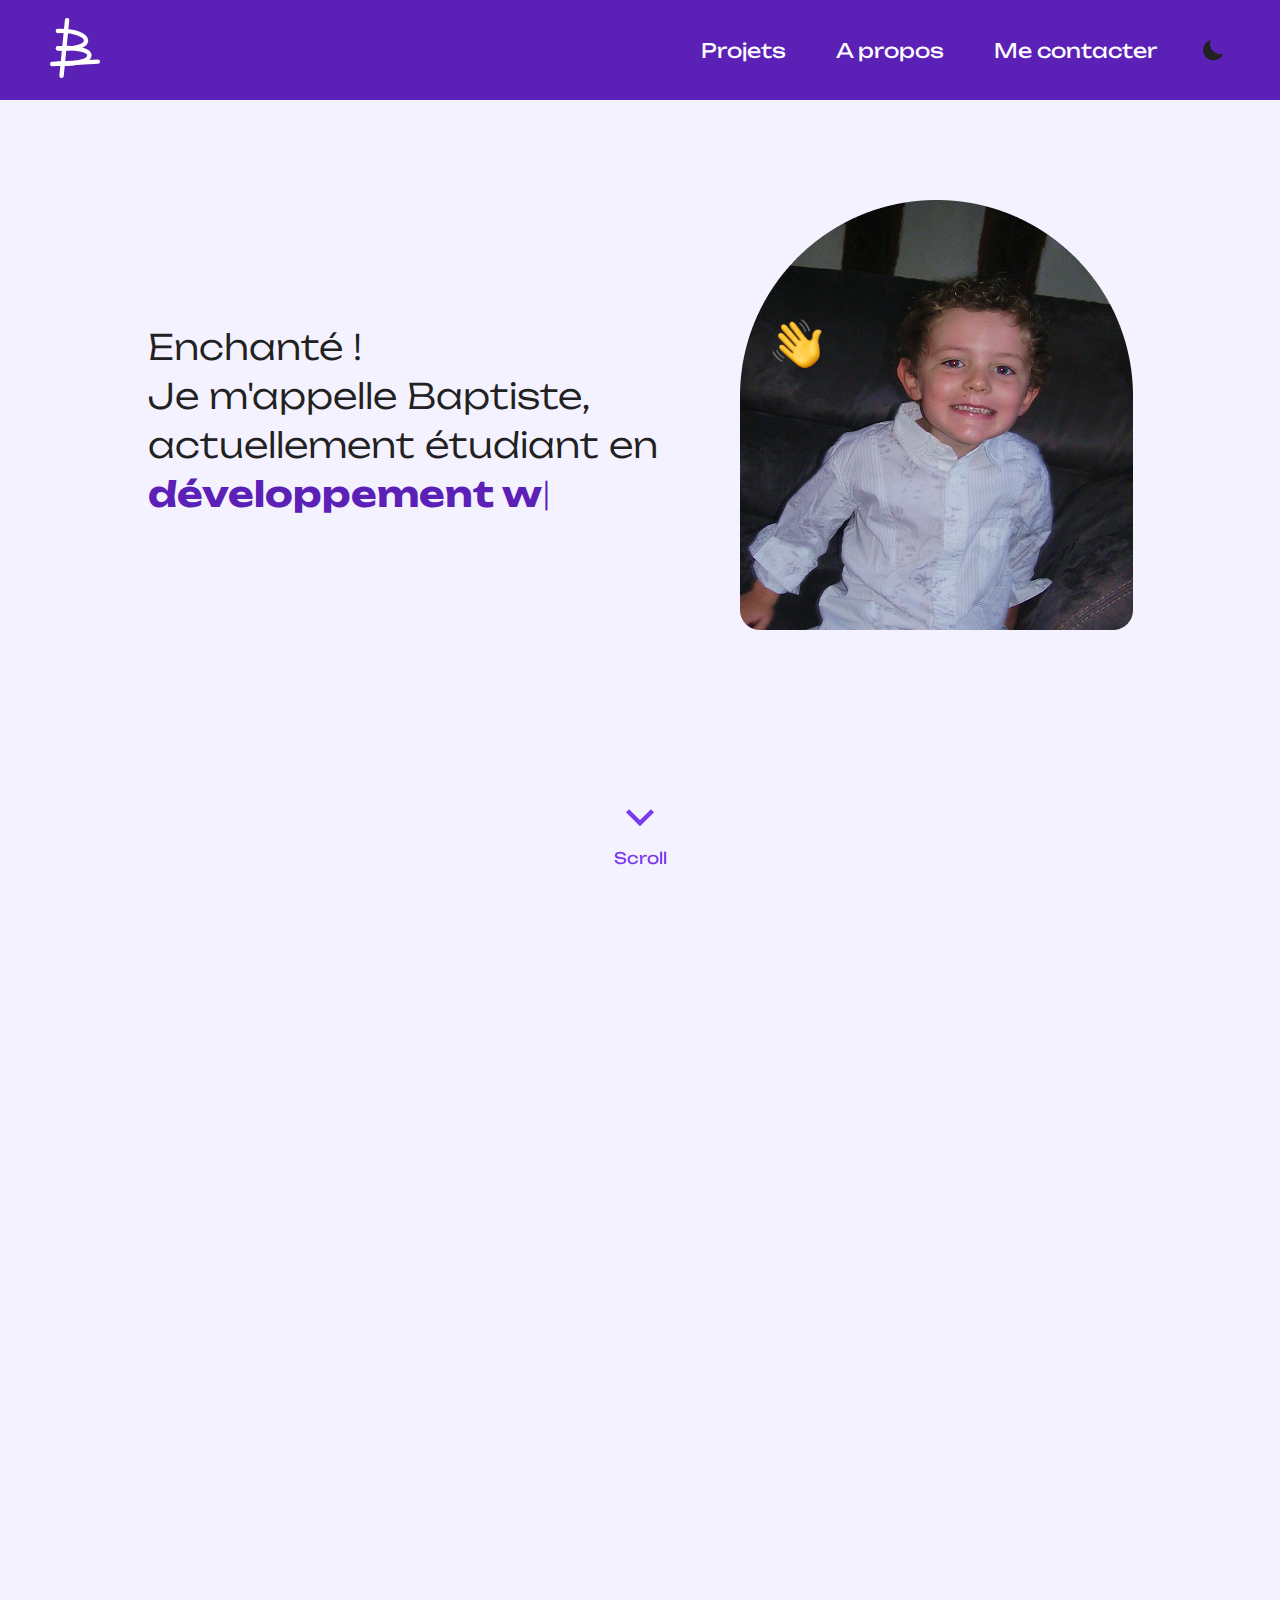
<file: about.html>
<!DOCTYPE html>
<html lang="en">
  <head>
    <meta charset="UTF-8" />
    <meta http-equiv="X-UA-Compatible" content="IE=edge" />
    <link rel="stylesheet" href="assets/css/style.css" />
    <link rel="stylesheet" href="assets/css/mode.css" />
    <link rel="stylesheet" href="assets/css/button.css" />
    <link rel="stylesheet" href="assets/css/header.css" />
    <link rel="stylesheet" href="assets/css/voirplus.css" />
    <meta name="viewport" content="width=device-width, initial-scale=1.0" />
    <title>Portfolio | Baptiste SAEGAERT</title>
  </head>

  <body>
    <nav>
      <a href="index.html"> <img src="assets/img/Logo.svg" alt="" /></a>
      <div class="menu-toggle">
        <span></span>
        <span></span>
        <span></span>
      </div>
      <ul>
        <li><a href="Projets/index.html">Projets</a></li>
        <li><a href="about.html">A propos</a></li>
        <li><a href="contact.html">Me contacter</a></li>
        <li>
          <div class="mode">
            <label
              for="themeToggle"
              class="themeToggle st-sunMoonThemeToggleBtn"
              type="checkbox"
            >
              <input
                type="checkbox"
                id="themeToggle"
                class="themeToggleInput"
              />
              <svg
                width="18"
                height="18"
                viewBox="0 0 20 20"
                fill="currentColor"
                stroke="none"
              >
                <mask id="moon-mask">
                  <rect x="0" y="0" width="20" height="20" fill="white"></rect>
                  <circle cx="11" cy="3" r="8" fill="black"></circle>
                </mask>
                <circle
                  class="sunMoon"
                  cx="10"
                  cy="10"
                  r="8"
                  mask="url(#moon-mask)"
                ></circle>
                <g>
                  <circle
                    class="sunRay sunRay1"
                    cx="18"
                    cy="10"
                    r="1.5"
                  ></circle>
                  <circle
                    class="sunRay sunRay2"
                    cx="14"
                    cy="16.928"
                    r="1.5"
                  ></circle>
                  <circle
                    class="sunRay sunRay3"
                    cx="6"
                    cy="16.928"
                    r="1.5"
                  ></circle>
                  <circle
                    class="sunRay sunRay4"
                    cx="2"
                    cy="10"
                    r="1.5"
                  ></circle>
                  <circle
                    class="sunRay sunRay5"
                    cx="6"
                    cy="3.1718"
                    r="1.5"
                  ></circle>
                  <circle
                    class="sunRay sunRay6"
                    cx="14"
                    cy="3.1718"
                    r="1.5"
                  ></circle>
                </g>
              </svg>
            </label>
          </div>
        </li>
      </ul>
    </nav>

    <h1 style="display: none">
      Enchanté, je m'appelle Baptiste, actuellement étudiant en développement
      web, design graphique, audiovisuel, UI/UX design
    </h1>

    <div id="container">
      <div>
        <div class="test">
          <span id="hello">
            <p class="variable">Enchanté !</p>
            <img
              src="assets/img/emoji.png"
              id="emoji"
              class="waving-hand"
              alt=""
            />
          </span>
          <p class="variable">Je m'appelle Baptiste,</p>
          <p class="variable">actuellement étudiant en</p>

          <p><span id="typewriter"></span><span id="cursor">|</span></p>
        </div>
      </div>
      <div>
        <img
          id="portrait"
          src="assets/img/Photo.png"
          alt="Un portrait de moi"
        />
      </div>
    </div>

    <div class="main__action">
      <a class="main__scroll" href="#">
        <div class="main__scroll-box">
          <svg viewBox="0 0 24 24" xmlns="http://www.w3.org/2000/svg">
            <path d="M0 0h24v24H0z" fill="none"></path>
            <path
              class="violet"
              d="M11.9997 13.1716L7.04996     8.22186L5.63574 9.63607L11.9997 16L18.3637 9.63607L16.9495 8.22186L11.9997 13.1716Z"
              fill="rgba(28,28,30,1)"
            ></path>
          </svg>
        </div>

        <span class="main__scroll-text">Scroll</span>
      </a>
    </div>

    <style>
      /* <reset-style> ============================ */
      a {
        text-decoration: none;
      }

      .violet {
        fill: var(--violet-8);
      }

      /* <main-style> ============================ */
      .main__scroll-text {
        color: var(--violet-8);
      }

      .main__scroll-box {
        animation: scroll-down 3s infinite;
      }

      /* Animate scroll icon */
      @keyframes scroll-down {
        0%,
        100% {
          transform: translateY(0rem);
          opacity: 1;
        }

        35% {
          transform: translateY(1rem);
          opacity: 0;
        }

        70% {
          transform: translateY(-1rem);
          opacity: 0;
        }
      }

      .main__action {
        position: fixed;
        bottom: 0;
        left: 50%;
        transform: translateX(-50%);
        z-index: 1000;
        display: flex;
        flex-direction: column;
        align-items: center;
        justify-content: center;
        margin-bottom: 2rem;
      }

      .fade-out {
        opacity: 0;
        transition: opacity 0.5s ease-out;
      }
    </style>

    <script>
      window.addEventListener("scroll", () => {
        const mainAction = document.querySelector(".main__action");
        if (window.scrollY > 50) {
          // Ajustez la valeur selon vos besoins
          mainAction.classList.add("fade-out");
        } else {
          mainAction.classList.remove("fade-out");
        }
      });
    </script>

    <svg
      width="1000"
      height="2000"
      viewBox="0 0 1000 2000"
      fill="none"
      xmlns="http://www.w3.org/2000/svg"
      class="squiggle"
    >
      <path
        d="M-24.5 101C285 315 5.86278 448.291 144.223 631.238C239.404 757.091 559.515 782.846 608.808 617.456C658.101 452.067 497.627 367.073 406.298 426.797C314.968 486.521 263.347 612.858 322.909 865.537C384.086 1125.06 79.3992 1007.94 100 1261.99C144.222 1807.35 819 1325 513 1142.5C152.717 927.625 -45 1916.5 1191.5 1852"
        stroke="#6e56cf"
        stroke-width="30"
        stroke-linejoin="round"
        stroke-linecap="round"
      />
    </svg>

    <script>
      document.addEventListener("DOMContentLoaded", () => {
        const toggle = document.querySelector(".menu-toggle");
        const navLinks = document.querySelector("nav ul");

        toggle.addEventListener("click", () => {
          toggle.classList.toggle("active");
          navLinks.classList.toggle("active");
        });
      });
    </script>

    <script src="assets/js/scroll.js"></script>
    <script src="assets/js/dark.js"></script>
    <script src="assets/js/variable.js"></script>
    <script src="assets/js/typewriter.js"></script>
  </body>
</html>
</file>
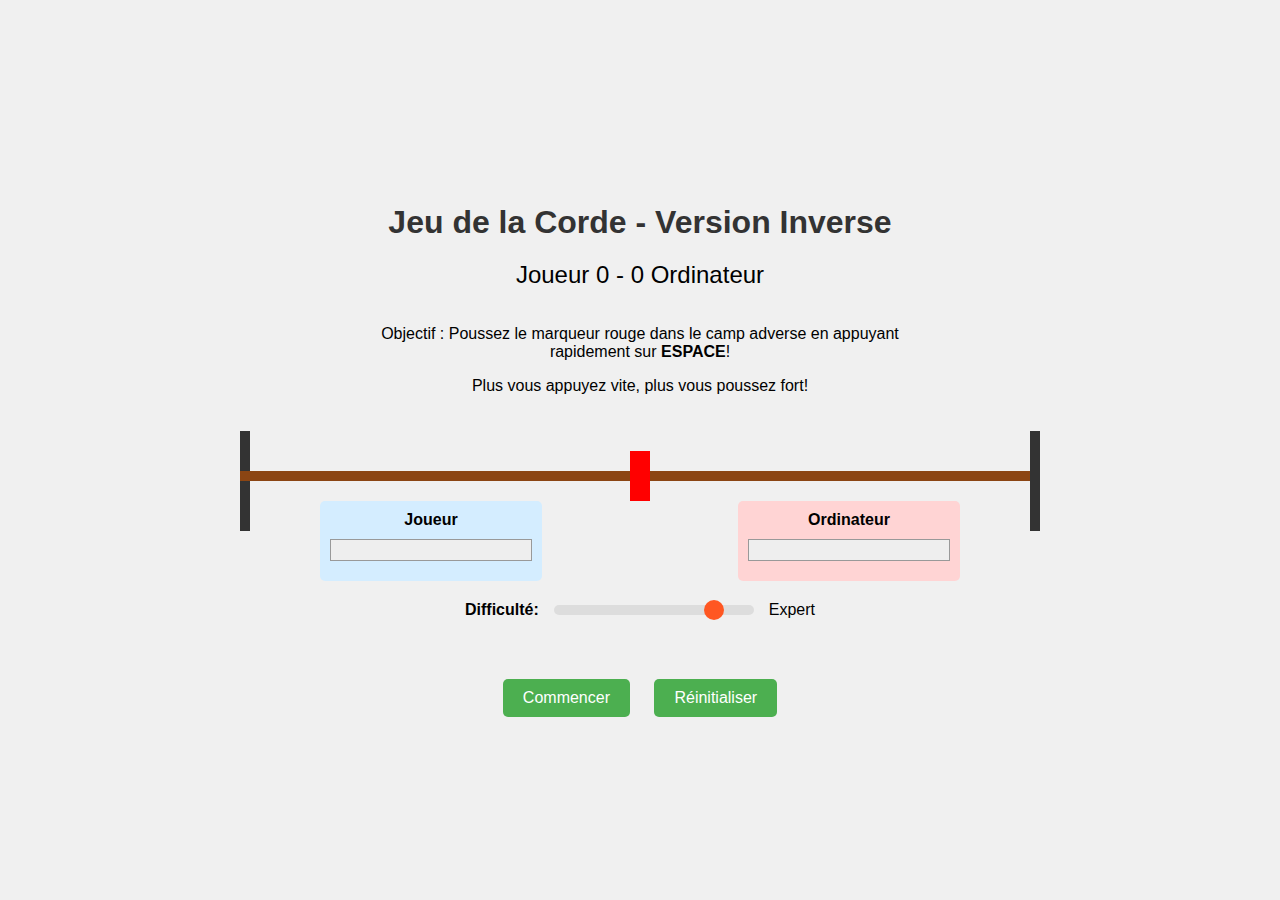
<file: test.html>
<!DOCTYPE html>
<html lang="fr">
  <head>
    <meta charset="UTF-8" />
    <meta name="viewport" content="width=device-width, initial-scale=1.0" />
    <title>Jeu de la Corde - Version Inverse</title>
    <style>
      body {
        font-family: "Arial", sans-serif;
        display: flex;
        flex-direction: column;
        align-items: center;
        justify-content: center;
        height: 100vh;
        margin: 0;
        background: #f0f0f0;
        overflow: hidden;
      }

      h1 {
        margin-bottom: 20px;
        color: #333;
      }

      .game-container {
        position: relative;
        width: 80%;
        max-width: 800px;
        height: 100px;
        margin-bottom: 30px;
      }

      .rope {
        position: absolute;
        top: 40px;
        left: 0;
        right: 0;
        height: 10px;
        background-color: #8b4513;
      }

      .marker {
        position: absolute;
        top: 20px;
        left: 50%;
        width: 20px;
        height: 50px;
        background-color: #ff0000;
        transform: translateX(-50%);
        transition: left 0.1s ease-out;
      }

      .side {
        position: absolute;
        top: 0;
        width: 10px;
        height: 100px;
        background-color: #333;
      }

      .left-side {
        left: 0;
      }

      .right-side {
        right: 0;
      }

      .player-area,
      .ai-area {
        position: absolute;
        bottom: -50px;
        padding: 10px;
        background-color: #ddd;
        border-radius: 5px;
        text-align: center;
        font-weight: bold;
      }

      .player-area {
        left: 10%;
        background-color: #d4edff;
      }

      .ai-area {
        right: 10%;
        background-color: #ffd4d4;
      }

      .power-meter {
        width: 200px;
        height: 20px;
        background-color: #eee;
        border: 1px solid #999;
        margin: 10px auto;
      }

      .power-bar {
        height: 100%;
        width: 0%;
        background-color: #4caf50;
        transition: width 0.3s;
      }

      .score {
        font-size: 24px;
        margin-bottom: 20px;
      }

      .game-info {
        text-align: center;
        margin-bottom: 20px;
        max-width: 600px;
      }

      .controls {
        margin-top: 60px;
        text-align: center;
      }

      button {
        padding: 10px 20px;
        font-size: 16px;
        cursor: pointer;
        background-color: #4caf50;
        color: white;
        border: none;
        border-radius: 5px;
        margin: 0 10px;
      }

      button:hover {
        background-color: #45a049;
      }

      .result {
        font-size: 24px;
        font-weight: bold;
        margin-top: 20px;
        text-align: center;
      }

      .difficulty-controls {
        margin-top: 20px;
        display: flex;
        align-items: center;
        gap: 15px;
      }

      .difficulty-label {
        font-weight: bold;
      }

      .difficulty-meter {
        width: 200px;
        height: 10px;
        background-color: #ddd;
        border-radius: 5px;
        position: relative;
      }

      .difficulty-indicator {
        position: absolute;
        width: 20px;
        height: 20px;
        background-color: #ff5722;
        border-radius: 50%;
        top: -5px;
        transform: translateX(-50%);
        cursor: pointer;
      }
    </style>
  </head>
  <body>
    <h1>Jeu de la Corde - Version Inverse</h1>

    <div class="score">
      Joueur <span id="player-score">0</span> -
      <span id="ai-score">0</span> Ordinateur
    </div>

    <div class="game-info">
      <p>
        Objectif : Poussez le marqueur rouge dans le camp adverse en appuyant
        rapidement sur <strong>ESPACE</strong>!
      </p>
      <p>Plus vous appuyez vite, plus vous poussez fort!</p>
    </div>

    <div class="game-container">
      <div class="side left-side"></div>
      <div class="rope"></div>
      <div class="marker" id="marker"></div>
      <div class="side right-side"></div>

      <div class="player-area">
        Joueur
        <div class="power-meter">
          <div class="power-bar" id="player-power"></div>
        </div>
      </div>

      <div class="ai-area">
        Ordinateur
        <div class="power-meter">
          <div class="power-bar" id="ai-power"></div>
        </div>
      </div>
    </div>

    <div class="result" id="result"></div>

    <div class="difficulty-controls">
      <span class="difficulty-label">Difficulté: </span>
      <div class="difficulty-meter">
        <div
          class="difficulty-indicator"
          id="difficulty-indicator"
          style="left: 80%"
        ></div>
      </div>
      <span id="difficulty-value">Difficile</span>
    </div>

    <div class="controls">
      <button id="start-btn">Commencer</button>
      <button id="reset-btn">Réinitialiser</button>
    </div>

    <script>
      // Éléments DOM
      const marker = document.getElementById("marker");
      const playerPower = document.getElementById("player-power");
      const aiPower = document.getElementById("ai-power");
      const startBtn = document.getElementById("start-btn");
      const resetBtn = document.getElementById("reset-btn");
      const resultDisplay = document.getElementById("result");
      const playerScoreDisplay = document.getElementById("player-score");
      const aiScoreDisplay = document.getElementById("ai-score");
      const difficultyIndicator = document.getElementById(
        "difficulty-indicator"
      );
      const difficultyValue = document.getElementById("difficulty-value");

      // Variables du jeu
      let isGameActive = false;
      let markerPosition = 50;
      let playerPowerLevel = 0;
      let aiPowerLevel = 0;
      let playerPushRate = 0;
      let aiPushRate = 0;
      let aiInterval;
      let playerScore = 0;
      let aiScore = 0;
      let lastPressTime = 0;
      let pushCooldown = false;
      let difficultyLevel = 0.8; // Par défaut: difficile

      // Constantes
      const MARKER_SPEED = 0.5;
      const POWER_DECAY = 0.7; // Augmenté pour plus de difficulté
      const MAX_POWER = 100;
      const POWER_GAIN = 4; // Légèrement réduit pour le joueur
      const PUSH_STRENGTH = 0.25;
      const AI_MIN_INTERVAL = 80; // Plus rapide
      const AI_MAX_INTERVAL = 200; // Plus rapide
      const FATIGUE_FACTOR = 0.98; // Facteur de fatigue du joueur

      // Gestion de la difficulté
      function setupDifficultyControl() {
        const difficultyMeter = document.querySelector(".difficulty-meter");

        // Mise à jour de la position initiale
        updateDifficultyLabel();

        // Gestion du glisser-déposer
        difficultyIndicator.addEventListener("mousedown", startDrag);

        function startDrag(e) {
          e.preventDefault();
          document.addEventListener("mousemove", doDrag);
          document.addEventListener("mouseup", stopDrag);
        }

        function doDrag(e) {
          const rect = difficultyMeter.getBoundingClientRect();
          let position = ((e.clientX - rect.left) / rect.width) * 100;

          // Limiter entre 0 et 100%
          position = Math.max(0, Math.min(100, position));

          difficultyIndicator.style.left = `${position}%`;

          // Mettre à jour la difficulté (0.2 = très facile, 1.0 = impossible)
          difficultyLevel = 0.2 + (position / 100) * 0.8;
          updateDifficultyLabel();
        }

        function stopDrag() {
          document.removeEventListener("mousemove", doDrag);
          document.removeEventListener("mouseup", stopDrag);
        }
      }

      function updateDifficultyLabel() {
        if (difficultyLevel < 0.4) {
          difficultyValue.textContent = "Facile";
        } else if (difficultyLevel < 0.6) {
          difficultyValue.textContent = "Moyen";
        } else if (difficultyLevel < 0.8) {
          difficultyValue.textContent = "Difficile";
        } else {
          difficultyValue.textContent = "Expert";
        }
      }

      // Initialisation
      function initGame() {
        markerPosition = 50;
        marker.style.left = `${markerPosition}%`;
        playerPowerLevel = 0;
        aiPowerLevel = 0;
        playerPower.style.width = "0%";
        aiPower.style.width = "0%";
        resultDisplay.textContent = "";
        updateScoreDisplay();
      }

      // Mettre à jour l'affichage des scores
      function updateScoreDisplay() {
        playerScoreDisplay.textContent = playerScore;
        aiScoreDisplay.textContent = aiScore;
      }

      // Vérifier la victoire (inversé par rapport à la version originale)
      function checkWin() {
        if (markerPosition >= 95) {
          endGame("Joueur");
          playerScore++;
          updateScoreDisplay();
          return true;
        } else if (markerPosition <= 5) {
          endGame("Ordinateur");
          aiScore++;
          updateScoreDisplay();
          return true;
        }
        return false;
      }

      // Terminer la partie
      function endGame(winner) {
        isGameActive = false;
        clearInterval(aiInterval);
        resultDisplay.textContent = `${winner} a gagné!`;
        startBtn.disabled = false;
      }

      // Logique principale du jeu
      function gameLoop() {
        // Décroissance naturelle de la puissance (plus rapide)
        playerPowerLevel = Math.max(0, playerPowerLevel - POWER_DECAY);
        aiPowerLevel = Math.max(0, aiPowerLevel - POWER_DECAY * 0.8); // L'ordinateur fatigue moins vite

        // Mettre à jour les barres de puissance
        playerPower.style.width = `${playerPowerLevel}%`;
        aiPower.style.width = `${aiPowerLevel}%`;

        // Calculer les forces de poussée (inversé)
        playerPushRate = playerPowerLevel * PUSH_STRENGTH;
        aiPushRate = aiPowerLevel * PUSH_STRENGTH;

        // Déplacer le marqueur (inversé)
        markerPosition += (playerPushRate - aiPushRate) / 10;
        markerPosition = Math.max(0, Math.min(100, markerPosition));
        marker.style.left = `${markerPosition}%`;

        // Vérifier la victoire
        if (checkWin()) {
          return;
        }

        // Continuer la boucle de jeu
        if (isGameActive) {
          requestAnimationFrame(gameLoop);
        }
      }

      // AI comportement (amélioré)
      function startAI() {
        aiInterval = setInterval(() => {
          if (!isGameActive) return;

          // L'IA pousse avec une fréquence variable
          const pushStrength = Math.random() * POWER_GAIN * 2 * difficultyLevel;

          // L'IA devient plus agressive si elle est en train de perdre
          const aggression =
            markerPosition > 50 ? difficultyLevel * 1.5 : difficultyLevel;

          // Comportement plus intelligent
          if (Math.random() < aggression) {
            // L'IA pousse plus fort quand elle a l'avantage
            aiPowerLevel = Math.min(MAX_POWER, aiPowerLevel + pushStrength);
          }

          // Parfois l'IA fait une poussée surprenante
          if (Math.random() < 0.05 * difficultyLevel) {
            aiPowerLevel = Math.min(MAX_POWER, aiPowerLevel + POWER_GAIN * 5);
          }
        }, Math.random() * (AI_MAX_INTERVAL - AI_MIN_INTERVAL) + AI_MIN_INTERVAL);
      }

      // Gestionnaires d'événements
      startBtn.addEventListener("click", () => {
        if (!isGameActive) {
          isGameActive = true;
          startBtn.disabled = true;
          resultDisplay.textContent = "";
          startAI();
          gameLoop();
        }
      });

      resetBtn.addEventListener("click", () => {
        isGameActive = false;
        clearInterval(aiInterval);
        initGame();
        startBtn.disabled = false;
      });

      // Gestion de l'appui sur la touche espace (système amélioré)
      let consecutivePresses = 0;
      let fatigueFactor = 1;

      document.addEventListener("keydown", (event) => {
        if (event.code === "Space" && isGameActive && !pushCooldown) {
          event.preventDefault();

          const now = Date.now();
          const timeSinceLastPress = now - lastPressTime;
          lastPressTime = now;

          // Anti-spam: limitation de la fréquence des appuis
          if (timeSinceLastPress < 50) {
            return;
          }

          // Système de fatigue: appuyer trop vite devient moins efficace
          consecutivePresses++;
          if (consecutivePresses > 10) {
            fatigueFactor *= FATIGUE_FACTOR;
          }

          // Réinitialiser la fatigue si on laisse reposer
          if (timeSinceLastPress > 500) {
            consecutivePresses = 0;
            fatigueFactor = 1;
          }

          // Calcul de la puissance ajoutée (proportionnelle au temps entre les appuis)
          let addPower = POWER_GAIN * fatigueFactor;

          if (timeSinceLastPress < 200) {
            // Bonus pour appuis rapides mais pas trop rapides
            addPower += (200 - timeSinceLastPress) / 25;
          }

          playerPowerLevel = Math.min(MAX_POWER, playerPowerLevel + addPower);

          // Petit délai pour éviter le spam trop rapide
          pushCooldown = true;
          setTimeout(() => {
            pushCooldown = false;
          }, 20);
        }
      });

      // Éviter le défilement de la page quand on appuie sur espace
      document.addEventListener("keydown", (e) => {
        if (e.code === "Space") {
          e.preventDefault();
        }
      });

      // Initialisation
      setupDifficultyControl();
      initGame();
    </script>
  </body>
</html>
</file>
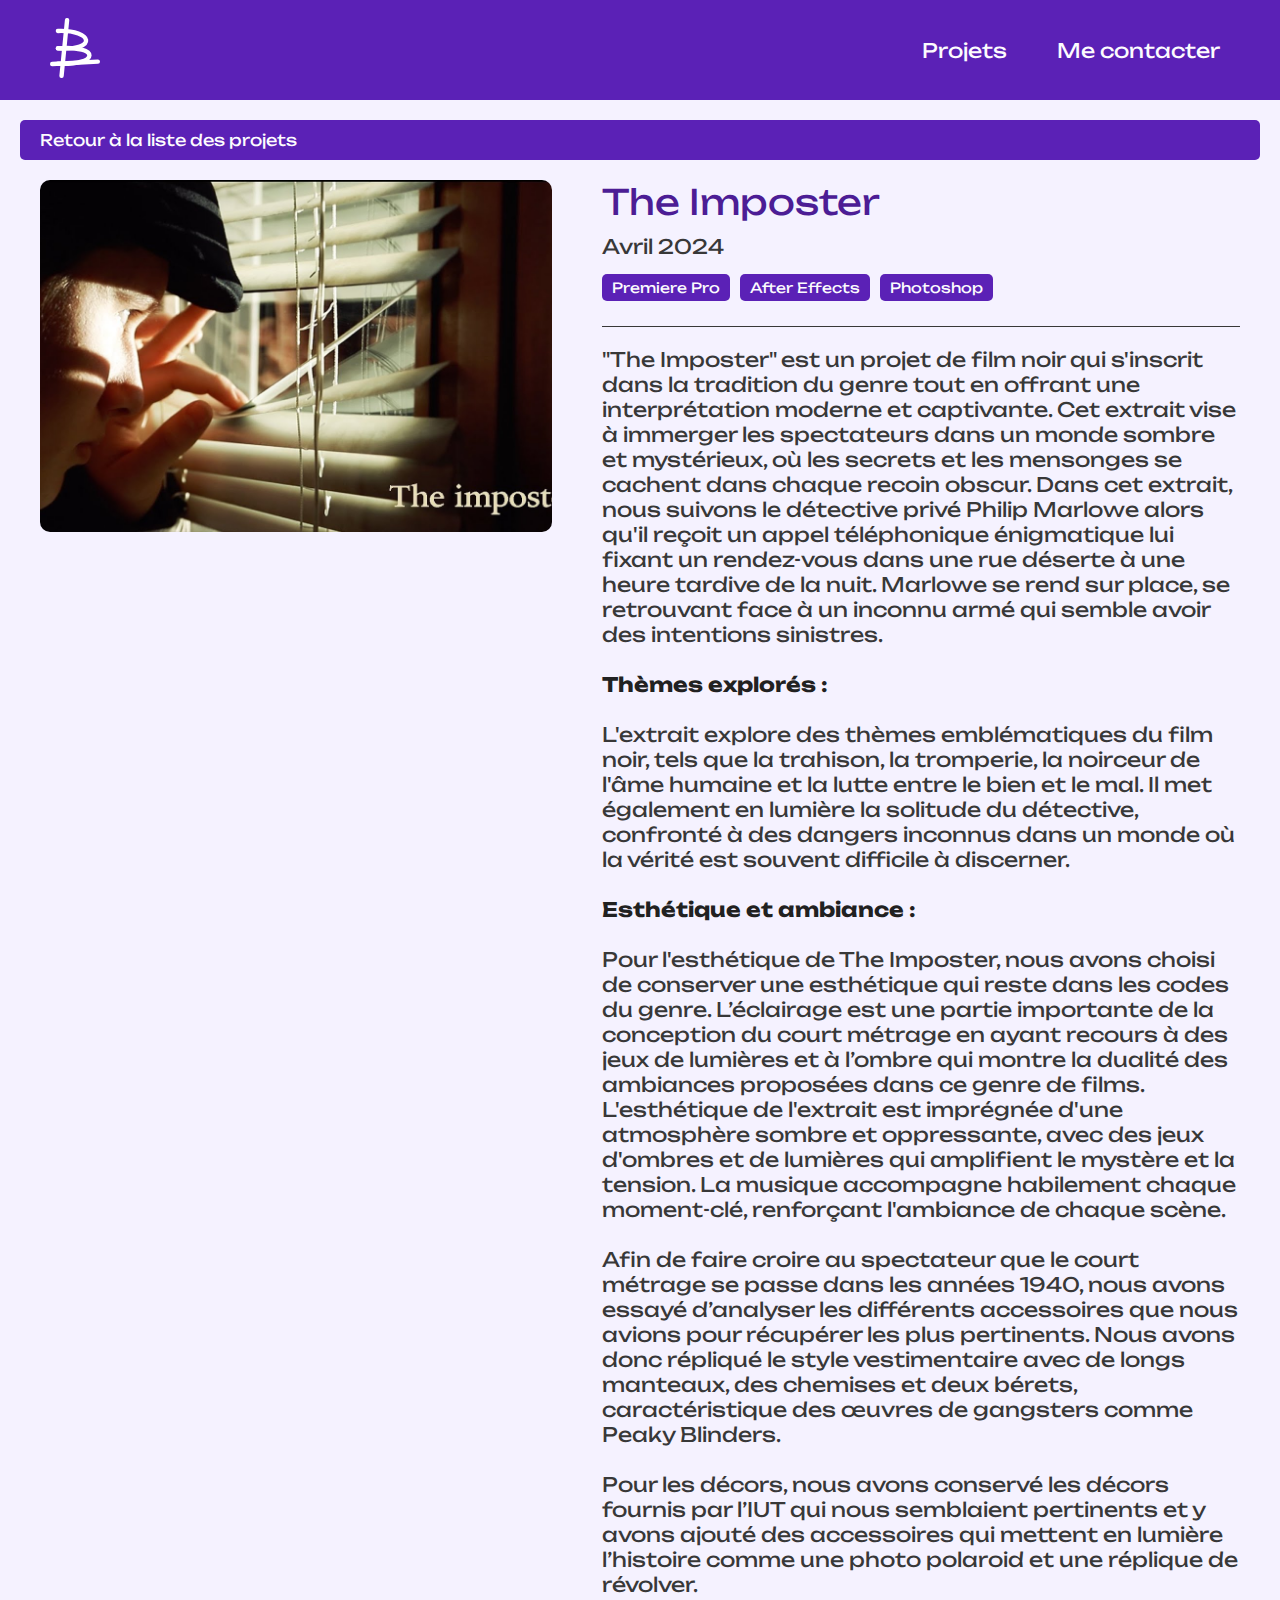
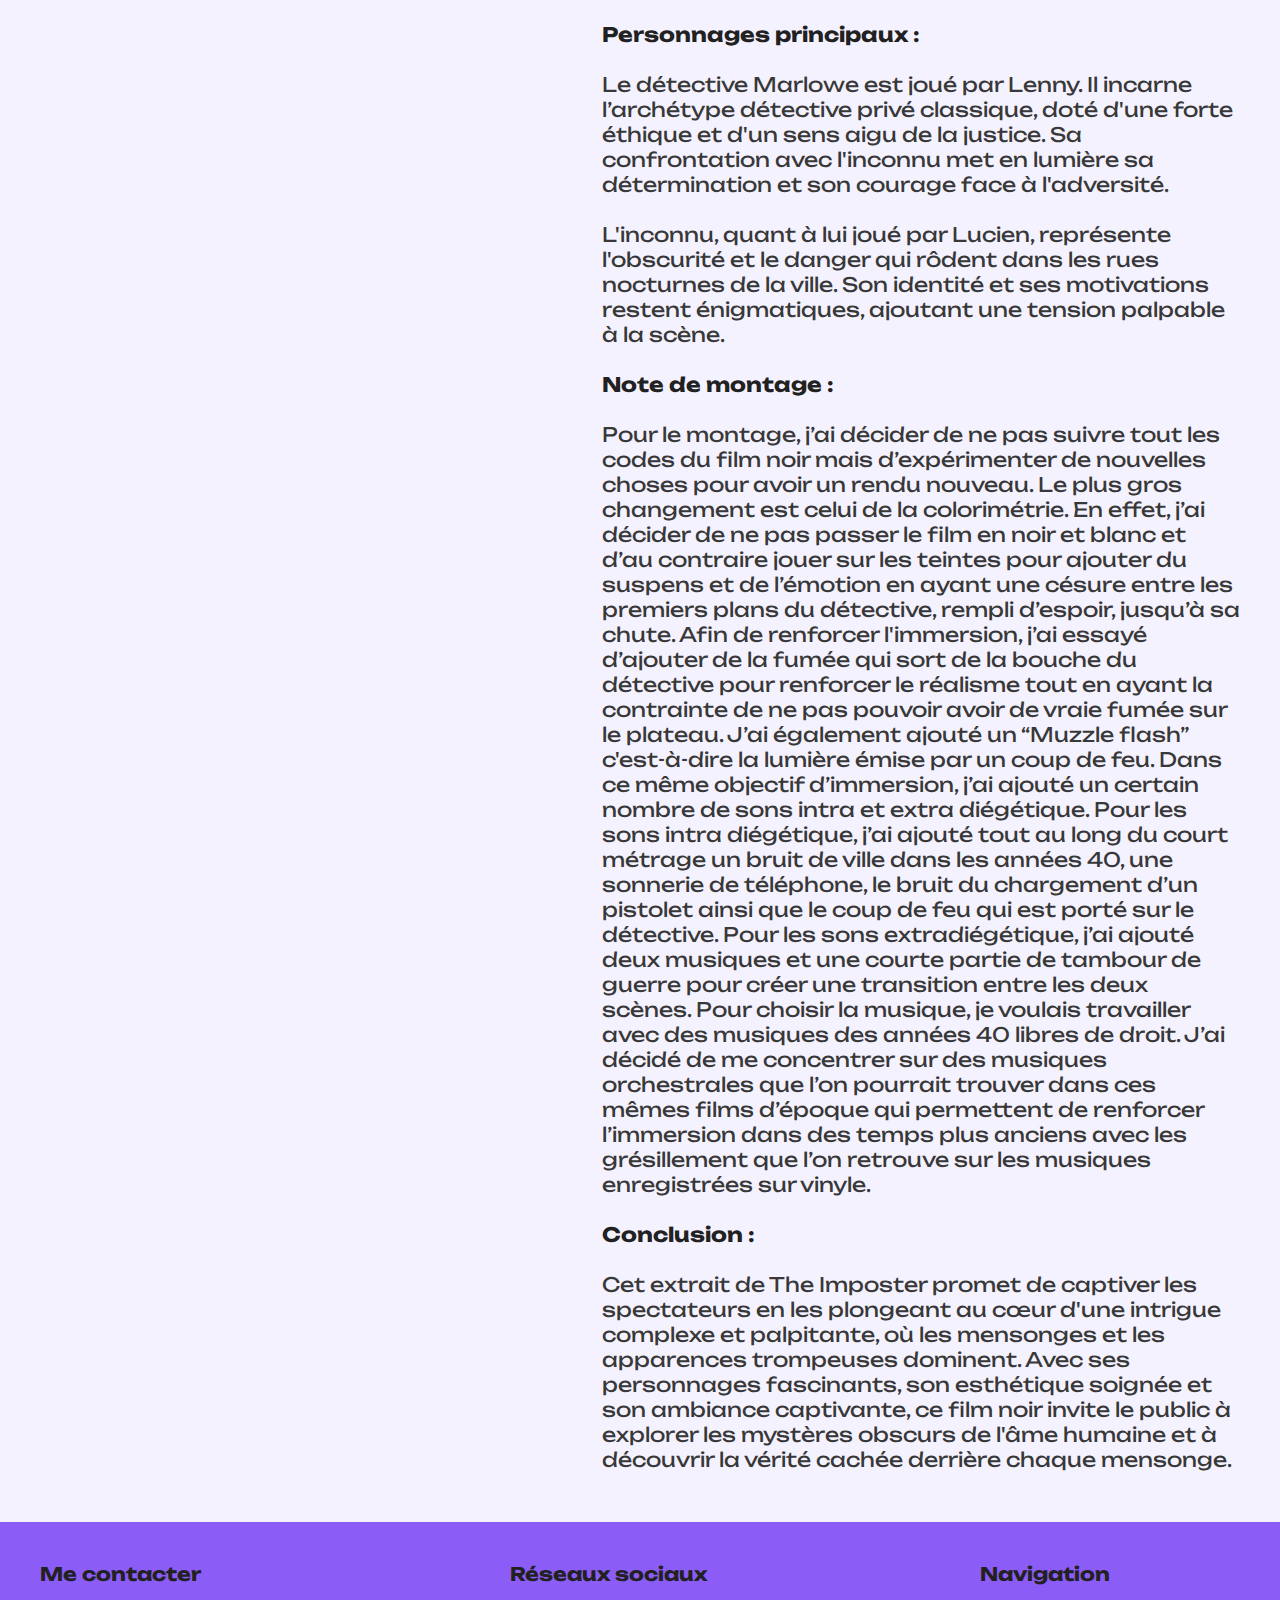
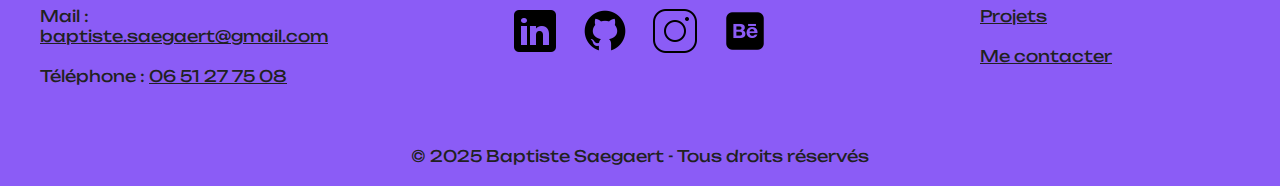
<file: Projets/Filmnoir.html>
<!DOCTYPE html>
<html lang="en">
  <head>
    <meta charset="UTF-8" />
    <meta name="viewport" content="width=device-width, initial-scale=1.0" />
    <title>Film noir | Baptiste SAEGAERT</title>
    <link rel="stylesheet" href="../assets/css/style.css" />
    <link rel="stylesheet" href="../assets/css/mode.css" />
    <link rel="stylesheet" href="../assets/css/project.css" />
    <link rel="stylesheet" href="../assets/css/voirplus.css" />
    <link rel="stylesheet" href="../assets/css/button.css" />
    <link rel="stylesheet" href="../assets/css/header.css" />
  </head>

  <body>
    <nav>
      <a href="../index.html"><img src="../assets/img/Logo.svg" alt="" /></a>
      <div class="menu-toggle">
        <span></span>
        <span></span>
        <span></span>
      </div>
      <ul>
        <li><a href="index.html">Projets</a></li>

        <li><a href="../contact.html">Me contacter</a></li>
      </ul>
    </nav>

    <a href="index.html" class="retour"> Retour à la liste des projets</a>

    <section>
      <div class="project-layout">
        <div class="image-layout">
          <a href="https://youtu.be/Lse3IJrZurI" data-fslightbox="gallery">
            <img
              src="../assets/img/Projets/Fn/Cover.jpg"
              class="main-image"
              alt=""
            />
          </a>
        </div>

        <div class="desc">
          <h1>The Imposter</h1>
          <p class="date">Avril 2024</p>

          <div class="badges">
            <span class="badge">Premiere Pro</span>
            <span class="badge">After Effects</span>
            <span class="badge">Photoshop</span>
          </div>

          <div class="separateur"></div>

          <p class="description">
            "The Imposter" est un projet de film noir qui s'inscrit dans la
            tradition du genre tout en offrant une interprétation moderne et
            captivante. Cet extrait vise à immerger les spectateurs dans un
            monde sombre et mystérieux, où les secrets et les mensonges se
            cachent dans chaque recoin obscur. Dans cet extrait, nous suivons le
            détective privé Philip Marlowe alors qu'il reçoit un appel
            téléphonique énigmatique lui fixant un rendez-vous dans une rue
            déserte à une heure tardive de la nuit. Marlowe se rend sur place,
            se retrouvant face à un inconnu armé qui semble avoir des intentions
            sinistres.<br /><br />
            <strong>Thèmes explorés :</strong><br /><br />
            L'extrait explore des thèmes emblématiques du film noir, tels que la
            trahison, la tromperie, la noirceur de l'âme humaine et la lutte
            entre le bien et le mal. Il met également en lumière la solitude du
            détective, confronté à des dangers inconnus dans un monde où la
            vérité est souvent difficile à discerner.<br /><br />
            <strong>Esthétique et ambiance :</strong><br /><br />
            Pour l'esthétique de The Imposter, nous avons choisi de conserver
            une esthétique qui reste dans les codes du genre. L’éclairage est
            une partie importante de la conception du court métrage en ayant
            recours à des jeux de lumières et à l’ombre qui montre la dualité
            des ambiances proposées dans ce genre de films. L'esthétique de
            l'extrait est imprégnée d'une atmosphère sombre et oppressante, avec
            des jeux d'ombres et de lumières qui amplifient le mystère et la
            tension. La musique accompagne habilement chaque moment-clé,
            renforçant l'ambiance de chaque scène.<br /><br />
            Afin de faire croire au spectateur que le court métrage se passe
            dans les années 1940, nous avons essayé d’analyser les différents
            accessoires que nous avions pour récupérer les plus pertinents. Nous
            avons donc répliqué le style vestimentaire avec de longs manteaux,
            des chemises et deux bérets, caractéristique des œuvres de gangsters
            comme Peaky Blinders.<br /><br />
            Pour les décors, nous avons conservé les décors fournis par l’IUT
            qui nous semblaient pertinents et y avons ajouté des accessoires qui
            mettent en lumière l’histoire comme une photo polaroid et une
            réplique de révolver.<br /><br />
            <strong>Personnages principaux :</strong><br /><br />
            Le détective Marlowe est joué par Lenny. Il incarne l’archétype
            détective privé classique, doté d'une forte éthique et d'un sens
            aigu de la justice. Sa confrontation avec l'inconnu met en lumière
            sa détermination et son courage face à l'adversité.<br /><br />
            L'inconnu, quant à lui joué par Lucien, représente l'obscurité et le
            danger qui rôdent dans les rues nocturnes de la ville. Son identité
            et ses motivations restent énigmatiques, ajoutant une tension
            palpable à la scène.<br /><br />
            <strong>Note de montage :</strong><br /><br />
            Pour le montage, j’ai décider de ne pas suivre tout les codes du
            film noir mais d’expérimenter de nouvelles choses pour avoir un
            rendu nouveau. Le plus gros changement est celui de la colorimétrie.
            En effet, j’ai décider de ne pas passer le film en noir et blanc et
            d’au contraire jouer sur les teintes pour ajouter du suspens et de
            l’émotion en ayant une césure entre les premiers plans du détective,
            rempli d’espoir, jusqu’à sa chute. Afin de renforcer l'immersion,
            j’ai essayé d’ajouter de la fumée qui sort de la bouche du détective
            pour renforcer le réalisme tout en ayant la contrainte de ne pas
            pouvoir avoir de vraie fumée sur le plateau. J’ai également ajouté
            un “Muzzle flash” c'est-à-dire la lumière émise par un coup de feu.
            Dans ce même objectif d’immersion, j’ai ajouté un certain nombre de
            sons intra et extra diégétique. Pour les sons intra diégétique, j’ai
            ajouté tout au long du court métrage un bruit de ville dans les
            années 40, une sonnerie de téléphone, le bruit du chargement d’un
            pistolet ainsi que le coup de feu qui est porté sur le détective.
            Pour les sons extradiégétique, j’ai ajouté deux musiques et une
            courte partie de tambour de guerre pour créer une transition entre
            les deux scènes. Pour choisir la musique, je voulais travailler avec
            des musiques des années 40 libres de droit. J’ai décidé de me
            concentrer sur des musiques orchestrales que l’on pourrait trouver
            dans ces mêmes films d’époque qui permettent de renforcer
            l’immersion dans des temps plus anciens avec les grésillement que
            l’on retrouve sur les musiques enregistrées sur vinyle.
            <br /><br />
            <strong>Conclusion :</strong><br /><br />
            Cet extrait de The Imposter promet de captiver les spectateurs en
            les plongeant au cœur d'une intrigue complexe et palpitante, où les
            mensonges et les apparences trompeuses dominent. Avec ses
            personnages fascinants, son esthétique soignée et son ambiance
            captivante, ce film noir invite le public à explorer les mystères
            obscurs de l'âme humaine et à découvrir la vérité cachée derrière
            chaque mensonge.
          </p>
        </div>
      </div>
    </section>

    <footer>
      <div class="footer-container">
        <div class="footer-subcontainer">
          <h3>Me contacter</h3>
          <p>
            Mail :
            <a href="mailto:baptiste.saegaert@gmail.com">
              baptiste.saegaert@gmail.com
            </a>
          </p>
          <p>Téléphone : <a href="tel:+336 51 27 75 08"> 06 51 27 75 08 </a></p>
        </div>

        <div class="footer-subcontainer">
          <h3>Réseaux sociaux</h3>

          <div class="socials-container">
            <a
              href="https://www.linkedin.com/in/baptiste-saegaert/"
              target="_blank"
            >
              <img src="../assets/img/Icons/LinkedIn.png" alt="LinkedIn" />
            </a>
            <a href="https://github.com/benkeia" target="_blank">
              <img src="../assets/img/Icons/Github.png" alt="GitHub" />
            </a>
            <a
              href="https://www.instagram.com/bptoo?utm_source=ig_web_button_share_sheet&igsh=ZDNlZDc0MzIxNw=="
              target="_blank"
            >
              <img src="../assets/img/Icons/Instagram.png" alt="Instagram" />
            </a>
            <a href="https://www.behance.net/baptistesaegaert" target="_blank">
              <img src="../assets/img/Icons/Behance.png" alt="Behance" />
            </a>
          </div>
        </div>
        <div class="footer-subcontainer">
          <h3>Navigation</h3>

          <a href="Projets/index.html">Projets</a>

          <a href="../contact.html">Me contacter</a>
        </div>
      </div>

      <div class="footer-bottom">
        <p>© 2025 Baptiste Saegaert - Tous droits réservés</p>
      </div>
    </footer>

    <style>
      footer {
        background-color: var(--violet-7);
        width: 100%;
        display: flex;
        flex-direction: column;
        margin-top: 50px;
      }

      .footer-container {
        display: flex;
        flex-direction: column;
        justify-content: center;
        align-items: center;
        padding: 20px;
      }

      .footer-subcontainer {
        width: 100%;
        max-width: 300px;
        display: flex;
        flex-direction: column;
        align-items: flex-start;
        gap: 20px;
        padding: 20px;
      }

      .footer-bottom {
        display: flex;
        justify-content: center;
        align-items: center;
        padding: 20px;
      }

      .socials-container {
        display: flex;
        gap: 20px;
      }

      .socials-container img {
        width: 50px;
        height: 50px;
      }

      @media (min-width: 768px) {
        .footer-container {
          flex-direction: row;
          justify-content: space-between;
          align-items: flex-start;
        }

        .footer-subcontainer {
          width: 28vw;
        }
      }
    </style>

    <script src="../assets/js/dark.js"></script>
    <script src="fslightbox.js"></script>
  </body>
</html>
</file>
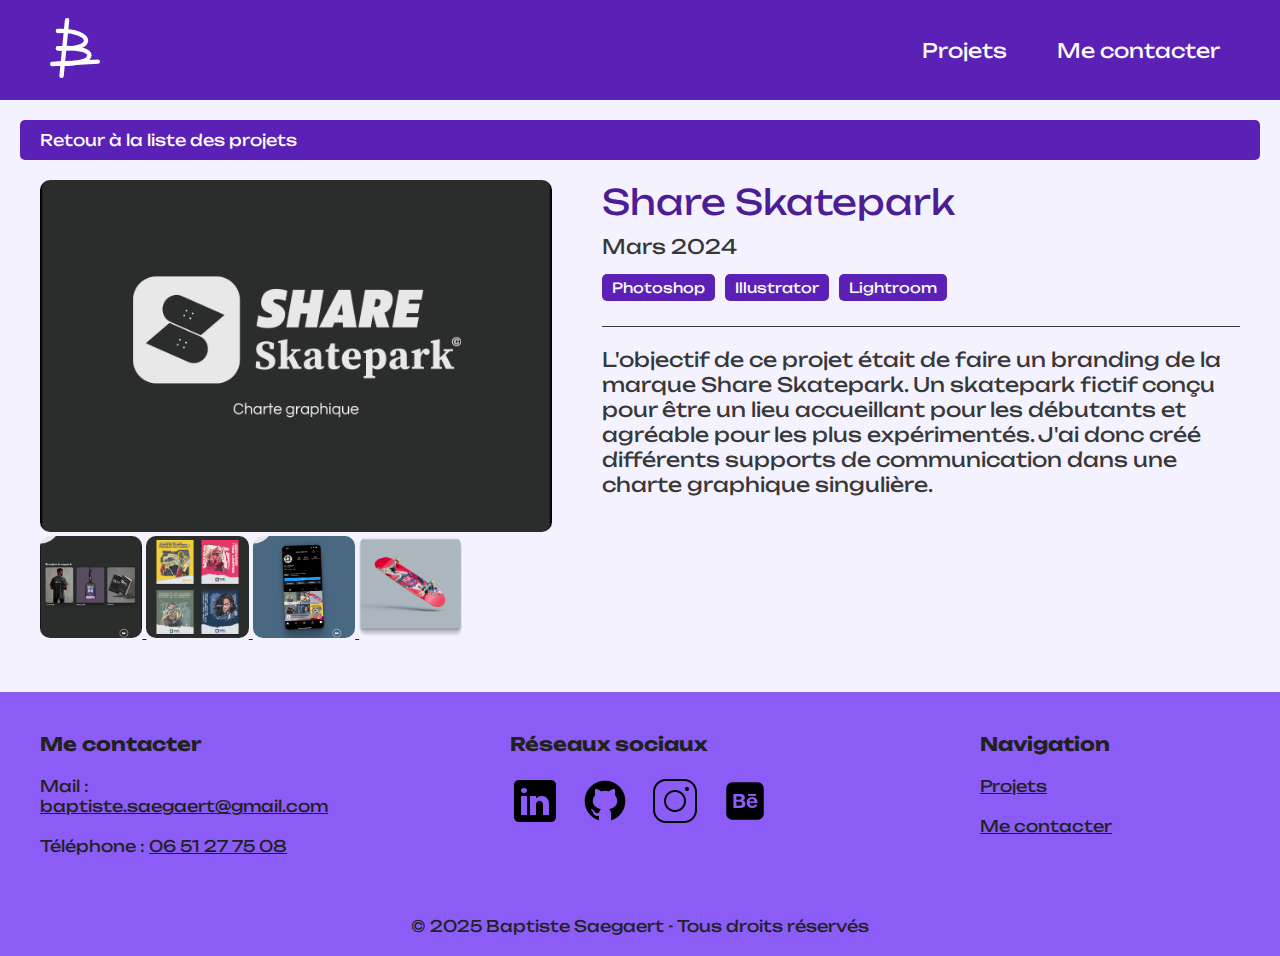
<file: Projets/Shareskate.html>
<!DOCTYPE html>
<html lang="en">
  <head>
    <meta charset="UTF-8" />
    <meta name="viewport" content="width=device-width, initial-scale=1.0" />
    <title>Share Skatepark | Baptiste SAEGAERT</title>
    <link rel="stylesheet" href="../assets/css/style.css" />
    <link rel="stylesheet" href="../assets/css/mode.css" />
    <link rel="stylesheet" href="../assets/css/project.css" />
    <link rel="stylesheet" href="../assets/css/header.css" />
  </head>

  <body>
    <nav>
      <a href="../index.html"><img src="../assets/img/Logo.svg" alt="" /></a>
      <div class="menu-toggle">
        <span></span>
        <span></span>
        <span></span>
      </div>
      <ul>
        <li><a href="index.html">Projets</a></li>

        <li><a href="../contact.html">Me contacter</a></li>
      </ul>
    </nav>

    <a href="index.html" class="retour"> Retour à la liste des projets</a>

    <section>
      <div class="project-layout">
        <div class="image-layout">
          <a href="../assets/img/Projets/SP/1.png" data-fslightbox="gallery">
            <img
              src="../assets/img/Projets/SP/1.png"
              class="main-image"
              alt=""
            />
          </a>
          <div class="small-image-layout">
            <a href="../assets/img/Projets/SP/2.png" data-fslightbox="gallery">
              <img
                src="../assets/img/Projets/SP/2.png"
                class="small-image"
                alt=""
              />
            </a>

            <a href="../assets/img/Projets/SP/3.png" data-fslightbox="gallery">
              <img
                src="../assets/img/Projets/SP/3.png"
                class="small-image"
                alt=""
              />
            </a>
            <a href="../assets/img/Projets/SP/4.png" data-fslightbox="gallery">
              <img
                src="../assets/img/Projets/SP/4.png"
                class="small-image"
                alt=""
              />
            </a>
            <a href="../assets/img/Projets/SP/5.png" data-fslightbox="gallery">
              <img
                src="../assets/img/Projets/SP/5.png"
                class="small-image"
                alt=""
              />
            </a>
          </div>
        </div>

        <div class="desc">
          <h1>Share Skatepark</h1>
          <p class="date">Mars 2024</p>

          <div class="badges">
            <span class="badge">Photoshop</span>
            <span class="badge">Illustrator</span>
            <span class="badge">Lightroom</span>
          </div>

          <div class="separateur"></div>

          <p class="description">
            L'objectif de ce projet était de faire un branding de la marque
            Share Skatepark. Un skatepark fictif conçu pour être un lieu
            accueillant pour les débutants et agréable pour les plus
            expérimentés. J'ai donc créé différents supports de communication
            dans une charte graphique singulière.
          </p>
        </div>
      </div>
    </section>

    <footer>
      <div class="footer-container">
        <div class="footer-subcontainer">
          <h3>Me contacter</h3>
          <p>
            Mail :
            <a href="mailto:baptiste.saegaert@gmail.com">
              baptiste.saegaert@gmail.com
            </a>
          </p>
          <p>Téléphone : <a href="tel:+336 51 27 75 08"> 06 51 27 75 08 </a></p>
        </div>

        <div class="footer-subcontainer">
          <h3>Réseaux sociaux</h3>

          <div class="socials-container">
            <a
              href="https://www.linkedin.com/in/baptiste-saegaert/"
              target="_blank"
            >
              <img src="../assets/img/Icons/LinkedIn.png" alt="LinkedIn" />
            </a>
            <a href="https://github.com/benkeia" target="_blank">
              <img src="../assets/img/Icons/Github.png" alt="GitHub" />
            </a>
            <a
              href="https://www.instagram.com/bptoo?utm_source=ig_web_button_share_sheet&igsh=ZDNlZDc0MzIxNw=="
              target="_blank"
            >
              <img src="../assets/img/Icons/Instagram.png" alt="Instagram" />
            </a>
            <a href="https://www.behance.net/baptistesaegaert" target="_blank">
              <img src="../assets/img/Icons/Behance.png" alt="Behance" />
            </a>
          </div>
        </div>
        <div class="footer-subcontainer">
          <h3>Navigation</h3>

          <a href="Projets/index.html">Projets</a>

          <a href="../contact.html">Me contacter</a>
        </div>
      </div>

      <div class="footer-bottom">
        <p>© 2025 Baptiste Saegaert - Tous droits réservés</p>
      </div>
    </footer>

    <style>
      footer {
        background-color: var(--violet-7);
        width: 100%;
        display: flex;
        flex-direction: column;
        margin-top: 50px;
      }

      .footer-container {
        display: flex;
        flex-direction: column;
        justify-content: center;
        align-items: center;
        padding: 20px;
      }

      .footer-subcontainer {
        width: 100%;
        max-width: 300px;
        display: flex;
        flex-direction: column;
        align-items: flex-start;
        gap: 20px;
        padding: 20px;
      }

      .footer-bottom {
        display: flex;
        justify-content: center;
        align-items: center;
        padding: 20px;
      }

      .socials-container {
        display: flex;
        gap: 20px;
      }

      .socials-container img {
        width: 50px;
        height: 50px;
      }

      @media (min-width: 768px) {
        .footer-container {
          flex-direction: row;
          justify-content: space-between;
          align-items: flex-start;
        }

        .footer-subcontainer {
          width: 28vw;
        }
      }
    </style>

    <script src="../assets/js/dark.js"></script>
    <script src="fslightbox.js"></script>
  </body>
</html>
</file>
<file: assets/css/style.css>
@import url('https://fonts.googleapis.com/css2?family=Raleway:ital,wght@0,100..900;1,100..900&family=Unbounded:wght@200..900&display=swap');

/* Définition des variables de couleur pour remplacer Radix UI */
:root {
  --violet-1: #fdfcfe;
  --violet-3: #f5f2ff;
  --violet-4: #ede9fe;
  --violet-7: #8b5cf6;
  --violet-8: #7c3aed;
  --violet-9: #6d28d9;
  --violet-11: #5b21b6;
  --violet-12: #4c1d95;
  
  --gray-11: #383838;
  --gray-12: #212121;
}

* {
    padding: 0;
    margin: 0;
    box-sizing: border-box;
    font-family: 'Unbounded', sans-serif;
    color: var(--gray-12);
}

body {
    display: flex;
    flex-direction: column;
    background: var(--violet-3);
}

main{
    overflow: hidden;
}

h1 {
    font-size: 35px;
    font-weight: 400;
    color: var(--violet-12);;
}

#typewriter {
    color: var(--violet-11);
    font-weight: bold;
}

#cursor {
    color: var(--violet-11);
    animation: blink 1s linear infinite;
    font-weight: lighter;
}

@keyframes blink {
    0% {
        opacity: 100%;
    }

    50% {
        opacity: 0%;
    }
}

svg.squiggle {
    position: absolute;
    top: 100px;
    left: 0;
    width: 100vw;
    height: auto;
    z-index: -1;
    overflow: hidden;
}

nav {
    display: flex;
    justify-content: space-between;
    align-items: center;
    background: var(--violet-11);
    height: 100px;
    padding: 10px 50px;
}

nav ul {
    display: flex;
    justify-content: flex-start;
    align-items: center;
    list-style: none;
    gap: 30px;
}

nav ul li {
    margin: 0 10px;
}

nav ul li a {
    text-decoration: none;
    color: var(--violet-1);
    font-size: 20px;
}
nav ul li a div {
    color: var(--violet-1);
}

nav ul li a {
    cursor: pointer;
    position: relative;
}

nav ul li a::after {
    transform: translateY(4px);
    content: '';
    position: absolute;
    height: 2px;
    left: 0;
    bottom: 0;
    width: 0;
    background: var(--violet-1);
    transition: width .3s;
}

nav ul li a:hover::after {
    width: 100%;
}

#container {
    display: flex;
    flex-direction: row;
    justify-content: center;
    align-items: center;
    margin-top: 100px ;
    margin-bottom: 50px ;
    padding: 0 20px;
    gap: 80px;
}

@media (max-width: 768px) {
    h1 {
        font-size: 30px;
    }

    p {
        font-size: 16px;
    }

    .filter-container {
        flex-direction: column;
        gap: 0px;
    }
}

.variable {
    font-size: 35px;
    font-weight: 400;
}

#typewriter,
#cursor {
    font-size: 35px;
}

.soft-container {
    display: flex;
    align-items: center;
    justify-content: space-around;
}

.soft-subcontainer {
    display: flex;
    flex-direction: column;
    gap: 20px;
    background-color: var(--violet-4);
    padding: 40px;
    width: 28vw;
    border-radius: 20px;
    -webkit-box-shadow: 1px 7px 32px -9px var(--gray-12);
    box-shadow: 1px 7px 32px -9px var(--gray-12);
}

.soft {
    display: flex;
    justify-content: baseline;
    align-items: center;
    gap: 10px;
}

.soft-icon {
    width: 40px;
}

#bloc2 {
    display: flex;
    width: 50vw;
    flex-direction: column;
    justify-content: center;
    align-items: center;
    margin: 100px 0;
    padding: 20px;
    gap: 40px;
    background-color: var(--violet-12);
    border-radius: 20px;
}

.variable {
    font-variation-settings: 'wght' 300;
    cursor: default;
}

.test {
    display: flex;
    flex-direction: column;
    justify-content: center;
    align-items: flex-start;
    gap: 5px;
    width: 40vw;
    box-sizing: border-box;
}

nav img {
    width: 50px;
    filter: invert(1);
}

h2 {
    font-size: 30px;
    font-weight: 400;
    margin: 100px 70px;
}

.project-container {
    display: flex;
    justify-content: center;
    align-items: center;
    gap: 20px;
    flex-wrap: wrap;
}

.project {
    display: flex;
    flex-direction: column;
    justify-content: flex-start;
    align-items:center;
    gap: 10px;
    padding: 20px;
    background-color: var(--violet-1);
    border-radius: 40px;
    box-shadow: 0 0 10px rgba(0, 0, 0, 0.1);
}

.project h3 {
    font-size: 20px;
    font-weight: 800;
    color : var(--violet-11);
}

.project img {
    width: 28vw;
    object-fit: cover;
    border-radius: 20px;
    aspect-ratio: 16/11;
}

.project p {
    font-size: 16px;
    font-weight: 300;
    text-align: center;
}

.project a {
    text-decoration: none;
    color: var(--violet-1);
    font-size: 16px;
    font-weight: 400;
}

.project a:hover {
    text-decoration: underline;
}

#emoji {
    width: 50px;
    transform: translateX(400px);
}

#hello {
    display: flex;
    align-items: flex-end;
    gap: 10px;
    justify-content: center;
}

.waving-hand {
    animation-name: wave-animation;
    animation-duration: 2.5s;
    animation-iteration-count: infinite;
    transform-origin: 70% 70%;
    display: inline-block;
}

@keyframes wave-animation {
    0% {
        transform: rotate(0.0deg)
    }

    15% {
        transform: rotate(14.0deg)
    }

    /* The following five values can be played with to make the waving more or less extreme */
    30% {
        transform: rotate(-8.0deg)
    }

    40% {
        transform: rotate(14.0deg)
    }

    50% {
        transform: rotate(-4.0deg)
    }

    60% {
        transform: rotate(10.0deg)
    }

    70% {
        transform: rotate(0.0deg)
    }

    /* Reset for the last half to pause */
    100% {
        transform: rotate(0.0deg)
    }
}

@media screen and (max-width: 768px) {
    #container {
        flex-direction: column;
    }

    .project-container {
        gap: 20px;
        margin: 0px;
    }

    .project img{
        width: -webkit-fill-available;
    }

    .project {
        width: 80vw;
        margin: 0px;
        gap: 10px;
    }

    nav{
        flex-direction: column;
        gap: 15px;
        height: auto;
        width: 100vw;
        align-items: center;
    }

    .test {
        width: 100%;
    }

    .test p, #typewriter, #cursor  {
        font-size: 28px;
    }
    
    #emoji {
        width: 35px;
    }

    #portrait {
        width: 80vw;
    }

    nav ul {
        justify-content: space-around;
        text-align: center;
        gap: 2px;
    }
    nav ul li {
       text-align: center;
       width: 25vw;
    }

    nav ul li a {
        font-size: 12px;
        text-align: center;
    }

    .soft-container{
        flex-direction: column;
        gap: 30px;
    }
    .soft-subcontainer{
        width: 70vw;
    }
}

.side {
    padding: 10px 0px;
    display: flex;
    align-items: center;
    justify-content: space-between;
    width: 90%;
}

.centrons {
    margin: 0px 0;
    display: flex;
    justify-content: center;
    align-items: center;
}
</file>
<file: assets/css/mode.css>
/* From Uiverse.io by Type-Delta */ 
/* a clone from joshwcomeau.com 
 * but this version runs on pure CSS
 */

 .themeToggle {
    color: var(--gray-12);
    width: 40em;
    
  }
  
  .st-sunMoonThemeToggleBtn {
    position: relative;
    cursor: pointer;
  }
  
  .st-sunMoonThemeToggleBtn .themeToggleInput {
    opacity: 0;
    width: 100%;
    aspect-ratio: 1;
  }
  
  .st-sunMoonThemeToggleBtn svg {
    position: absolute;
    left: 0;
    width: 100%;
    height: 100%;
    transition: transform 0.4s ease;
    transform: rotate(40deg);
  }
  
  .st-sunMoonThemeToggleBtn svg .sunMoon {
    transform-origin: center center;
    transition: inherit;
    transform: scale(1);
  }
  
  .st-sunMoonThemeToggleBtn svg .sunRay {
    transform-origin: center center;
    transform: scale(0);
  }
  
  .st-sunMoonThemeToggleBtn svg mask > circle {
    transition: transform 0.64s cubic-bezier(0.41, 0.64, 0.32, 1.575);
    transform: translate(0px, 0px);
  }
  
  .st-sunMoonThemeToggleBtn svg .sunRay2 {
    animation-delay: 0.05s !important;
  }
  .st-sunMoonThemeToggleBtn svg .sunRay3 {
    animation-delay: 0.1s !important;
  }
  .st-sunMoonThemeToggleBtn svg .sunRay4 {
    animation-delay: 0.17s !important;
  }
  .st-sunMoonThemeToggleBtn svg .sunRay5 {
    animation-delay: 0.25s !important;
  }
  .st-sunMoonThemeToggleBtn svg .sunRay5 {
    animation-delay: 0.29s !important;
  }
  
  .st-sunMoonThemeToggleBtn .themeToggleInput:checked + svg {
    transform: rotate(90deg);
  }
  .st-sunMoonThemeToggleBtn .themeToggleInput:checked + svg mask > circle {
    transform: translate(16px, -3px);
  }
  .st-sunMoonThemeToggleBtn .themeToggleInput:checked + svg .sunMoon {
    transform: scale(0.55);
  }
  .st-sunMoonThemeToggleBtn .themeToggleInput:checked + svg .sunRay {
    animation: showRay1832 0.4s ease 0s 1 forwards;
  }
  
  @keyframes showRay1832 {
    0% {
      transform: scale(0);
    }
    100% {
      transform: scale(1);
    }
  }
  .mode {
    transform: scale(2);
  }
</file>
<file: assets/css/button.css>
button.voir {
    font-size: 12px;
    color:  var(--gray-12);;
    font-family: inherit;
    font-weight: 400;
    cursor: pointer;
    position: relative;
    border: none;
    background: none;
    text-transform: uppercase;
    transition-timing-function: cubic-bezier(0.25, 0.8, 0.25, 1);
    transition-duration: 400ms;
    transition-property: color;
    
  }
  
  button.voir:focus,
  button.voir:hover {
    color: var(--violet-11);
  }
  
  button.voir:focus:after,
  button.voir:hover:after {
    width: 100%;
    left: 0%;
  }
  
  button.voir:after {
    content: "";
    pointer-events: none;
    bottom: -2px;
    left: 50%;
    position: absolute;
    width: 0%;
    height: 2px;
    background-color: var(--violet-11);
    transition-timing-function: cubic-bezier(0.25, 0.8, 0.25, 1);
    transition-duration: 400ms;
    transition-property: width, left;
  }
</file>
<file: assets/css/header.css>
/* Nav base styles */
nav {
    display: flex;
    justify-content: space-between;
    align-items: center;
    background: var(--violet-11);
    height: 100px;
    padding: 10px 50px;
    position: relative;
}

nav .menu-toggle {
    display: none;
    flex-direction: column;
    justify-content: space-between;
    width: 30px;
    height: 20px;
    cursor: pointer;
}

nav .menu-toggle span {
    display: block;
    height: 3px;
    background: var(--violet-1);
    border-radius: 2px;
    transition: transform 0.3s ease, background 0.3s ease;
}

nav ul {
    display: flex;
    justify-content: flex-start;
    align-items: center;
    list-style: none;
    gap: 30px;
}

nav ul li a {
    text-decoration: none;
    color: var(--violet-1);
    font-size: 20px;
    position: relative;
}

nav ul li a::after {
    content: '';
    position: absolute;
    height: 2px;
    left: 0;
    bottom: 0;
    width: 0;
    background: var(--violet-1);
    transition: width 0.3s;
}

nav ul li a:hover::after {
    width: 100%;
}

/* Responsive styles */
@media (max-width: 768px) {
    nav {
        flex-direction: column;
        gap: 15px;
        padding: 10px 20px;
        height: max-content;

    }

    nav .menu-toggle {
        display: flex;
    }

    nav ul {
        flex-direction: column;
        display: none;
        gap: 10px;
        background: var(--violet-11);
        padding: 10px;
        border-radius: 8px;
        width: 100%;
    }

    nav ul.active {
        display: flex;
    }

    nav ul li {
        text-align: center;
    }

    nav ul li a {
        font-size: 18px;
    }

    nav .menu-toggle.active span:nth-child(1) {
        transform: rotate(45deg) translate(5px, 5px);
    }

    nav .menu-toggle.active span:nth-child(2) {
        opacity: 0;
    }

    nav .menu-toggle.active span:nth-child(3) {
        transform: rotate(-45deg) translate(5px, -5px);
    }
}
</file>
<file: assets/css/voirplus.css>
button.voirplus {
    padding: 17px 40px;
    border-radius: 50px;
    cursor: pointer;
    border: 2px solid var(--violet-9);
    background-color: transparent;
    color: var(--violet-11);
    box-shadow: rgba(0, 0, 0, 0.1) 0 0 8px;
    letter-spacing: 1.5px;
    text-transform: uppercase;
    font-size: 15px;
    font-weight: 600;
    transition: all 0.3s ease;
    position: relative;
    overflow: hidden;
    z-index: 1;
  }
  
  button.voirplus::before {
    content: '';
    position: absolute;
    bottom: 0;
    left: 0;
    width: 100%;
    height: 0;
    background: linear-gradient(135deg, #8b5cf6, #6366f1);
    transition: all 0.3s ease;
    z-index: -1;
  }
  
  button.voirplus:hover {
    letter-spacing: 2px;
    color: white;
    border-color: transparent;
    box-shadow: 0 5px 15px rgba(107, 86, 207, 0.4);
  }
  
  button.voirplus:hover::before {
    height: 100%;
  }
  
  button.voirplus:active {
    transform: translateY(5px);
    box-shadow: 0 2px 10px rgba(107, 86, 207, 0.4);
    transition: 0.1s;
  }

  @media screen and (max-width: 768px) {
    button.voirplus {
      padding: 14px 32px;
      font-size: 14px;
    }
  }
</file>
<file: assets/css/project.css>
.retour {
   
    display: inline-block;
    padding: 10px 20px;
    margin: 20px;
    background-color: var(--violet-11);
    color: var(--violet-1);
    text-decoration: none;
    border-radius: 5px;
    transition: background-color 0.3s ease;
}

.retour:hover {
    background-color: var(--violet-12);
}


.main-image{
    border-radius: 10px;
    width: max-content;
    max-width: 40vw;
    aspect-ratio: 16/11;
    object-fit: cover;
    
    
}

.small-image{
    border-radius: 10px;
    width: max-content;
    max-width: 8vw;
    
    aspect-ratio: 1/1;
    object-fit: cover;
    
}

.project-layout{

    width: 100vw;

    padding:0 40px;
    display: flex;
    
    gap: 50px;
}



.small-image-layout{
    width: max-content;
}

.badge{
    padding: 5px 10px;
    background-color: var(--violet-11);
    color: var(--violet-1);
    border-radius: 5px;
    font-size: 14px;
    font-weight: 400;
    margin:  5px 0;
}



.badges{
    display: flex;
    gap: 10px;
    flex-wrap: wrap;
}

.date{
    font-size: 20px;
    font-weight: 400;
    color: var(--gray-11);
}

.desc{
    display: flex;
    flex-direction: column;
    width: 100%;
    gap: 10px;
}

.separateur{
    width: 100%;
    height: 1px;
    background-color: var(--gray-11);
    margin: 10px 0;
}

.description{
    font-size: 20px;
    font-weight: 400;
    color: var(--gray-11);
}


@media (max-width: 768px) {
    .project-layout {
        flex-direction: column;
        align-items: center;
        gap: 20px;
    }

    .main-image {
        max-width: 80vw;
    }

    .small-image {
        max-width: 20vw;
    }

    .desc {
        align-items: center;
        text-align: center;
    }

    .badges {
        justify-content: center;
    }
}



.filter-container {
    display: flex;
    align-items: center;
    justify-content: center;
    gap: 20px;
    margin-bottom: 50px;

}

@media screen and (max-width: 768px) {
    .filter-container {
        flex-direction: row;
        align-items: flex-start;
        justify-content: center;
        flex-wrap: wrap;

        transform: scale(0.8); 
    }

    
    
}
</file>
